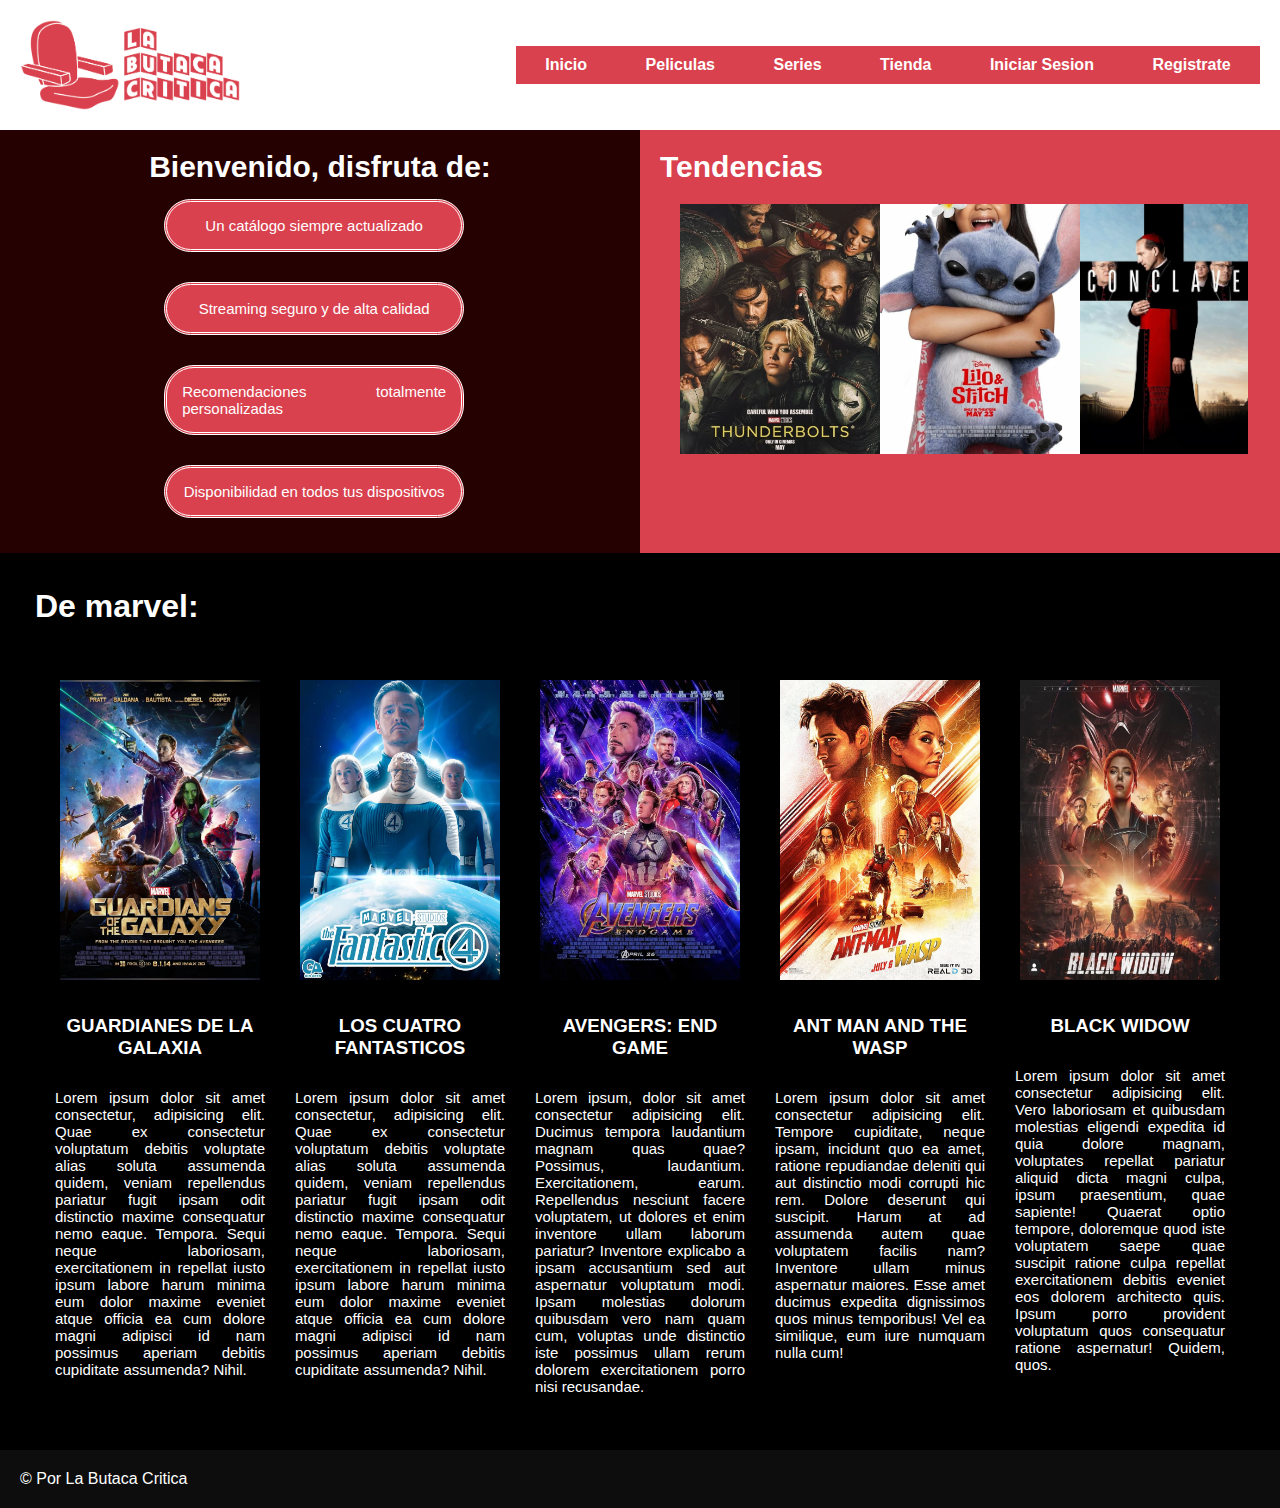
<file: index.html>
<!DOCTYPE html>
<html lang="en">
<head>
    <meta charset="UTF-8">
    <meta name="viewport" content="width=device-width, initial-scale=1.0">
    <title>La Butaca Crítica</title>
    <link rel="stylesheet" href="INICIO.css">  <link rel="icon" href="logo icon.png">

</head>
<body>
    <main>
        <header>
            <section id="logo">
                <img src="INICIO/LOGOO.png" alt="">
                <a href="#"></a>
            </section>
            <nav id="menu1">
                <a href="index.html">Inicio</a>
                <a href="PELICULAS.html">Peliculas</a>
                <a href="SERIES.html">Series</a>
                <a href="TIENDA.html">Tienda</a> 
                <a href="INICIAR SESION.html">Iniciar Sesion</a>
                <a href="REGISTRO.html">Registrate</a>
            </nav>
        </header>
        <article id="bienvenida">
             <h1 class="cc">Bienvenido, disfruta de:</h1>
             <div class="beneficios1">
                <p>Un catálogo siempre actualizado</p>
             </div>
             <div class="beneficios1">
                <p>Streaming seguro y de alta calidad</p>
             </div>
             <div class="beneficios1">
                <p>Recomendaciones totalmente personalizadas</p>
             </div>
             <div class="beneficios1">
                <p>Disponibilidad en todos tus dispositivos</p>
             </div>
        </article id="tent">
        <div class="aside">
            <h1 class="bb">Tendencias</h1>
            <div class="tendencias">
                <img class= "aa" src="INICIO/PELICULAS/TENDENCIA.jpg" alt="">
                <img class= "aa" src="INICIO/PELICULAS/TENDENCIA 2.jpg" alt="">
                <img class= "aa" src="INICIO/PELICULAS/TENDENCIA 3.jpg" alt="">
            </div>
        </div>
        <div class="peliculas">
            <h1 class="marvel">De marvel:</h1>
                <div id="ee">
                    <section id="peli">
                        <img class="dd" src="INICIO/MENU MARVEL/PELICULA 1.jpg" alt="">
                            <h3>
                                GUARDIANES DE LA GALAXIA
                            </h3>
                        <p>
                            Lorem ipsum dolor sit amet consectetur, adipisicing elit. Quae ex consectetur voluptatum debitis voluptate alias soluta assumenda quidem, veniam repellendus pariatur fugit ipsam odit distinctio maxime consequatur nemo eaque. Tempora.        Sequi neque laboriosam, exercitationem in repellat iusto ipsum labore harum minima eum dolor maxime eveniet atque officia ea cum dolore magni adipisci id nam possimus aperiam debitis cupiditate assumenda? Nihil.
                        </p>
                    </section>
                    <section id="peli">
                        <img class="dd" src="INICIO/MENU MARVEL/PELICULA 2.jpg" alt="">
                        <h3>
                            LOS CUATRO FANTASTICOS
                        </h3>
                        <p>
                            Lorem ipsum dolor sit amet consectetur, adipisicing elit. Quae ex consectetur voluptatum debitis voluptate alias soluta assumenda quidem, veniam repellendus pariatur fugit ipsam odit distinctio maxime consequatur nemo eaque. Tempora.
                            Sequi neque laboriosam, exercitationem in repellat iusto ipsum labore harum minima eum dolor maxime eveniet atque officia ea cum dolore magni adipisci id nam possimus aperiam debitis cupiditate assumenda? Nihil.
                        </p>
                    </section>
                    <section id="peli">
                        <img class="dd" src="INICIO/MENU MARVEL/PELICULA 3.jpg" alt="">
                        <h3>
                            AVENGERS: END GAME
                        </h3>
                        <p>
                            Lorem ipsum, dolor sit amet consectetur adipisicing elit. Ducimus tempora laudantium magnam quas quae? Possimus, laudantium. Exercitationem, earum. Repellendus nesciunt facere voluptatem, ut dolores et enim inventore ullam laborum pariatur?
                            Inventore explicabo a ipsam accusantium sed aut aspernatur voluptatum modi. Ipsam molestias dolorum quibusdam vero nam quam cum, voluptas unde distinctio iste possimus ullam rerum dolorem exercitationem porro nisi recusandae.
                        </p>
                    </section>
                    <section id="peli">
                        <img class="dd" src="INICIO/MENU MARVEL/PELUCULA 4.jpg" alt="">
                        <h3>
                            ANT MAN AND THE WASP
                        </h3>
                        <p>
                            Lorem ipsum dolor sit amet consectetur adipisicing elit. Tempore cupiditate, neque ipsam, incidunt quo ea amet, ratione repudiandae deleniti qui aut distinctio modi corrupti hic rem. Dolore deserunt qui suscipit.
                            Harum at ad assumenda autem quae voluptatem facilis nam? Inventore ullam minus aspernatur maiores. Esse amet ducimus expedita dignissimos quos minus temporibus! Vel ea similique, eum iure numquam nulla cum!
                        </p>
                    </section>
                    <section id="peli">
                        <img class="dd" src="INICIO/MENU MARVEL/PELICULA 5.jpg" alt="">
                        <h3>
                            BLACK WIDOW
                        </h3>
                        <p>
                            Lorem ipsum dolor sit amet consectetur adipisicing elit. Vero laboriosam et quibusdam molestias eligendi expedita id quia dolore magnam, voluptates repellat pariatur aliquid dicta magni culpa, ipsum praesentium, quae sapiente!
                            Quaerat optio tempore, doloremque quod iste voluptatem saepe quae suscipit ratione culpa repellat exercitationem debitis eveniet eos dolorem architecto quis. Ipsum porro provident voluptatum quos consequatur ratione aspernatur! Quidem, quos.
                        </p>
                    </section>
                </div>
        </div>
    </main>
    <div id="pie">
            <p>
                &copy; Por La Butaca Critica
            </p>
        </div>
</body>
</html>
</file>
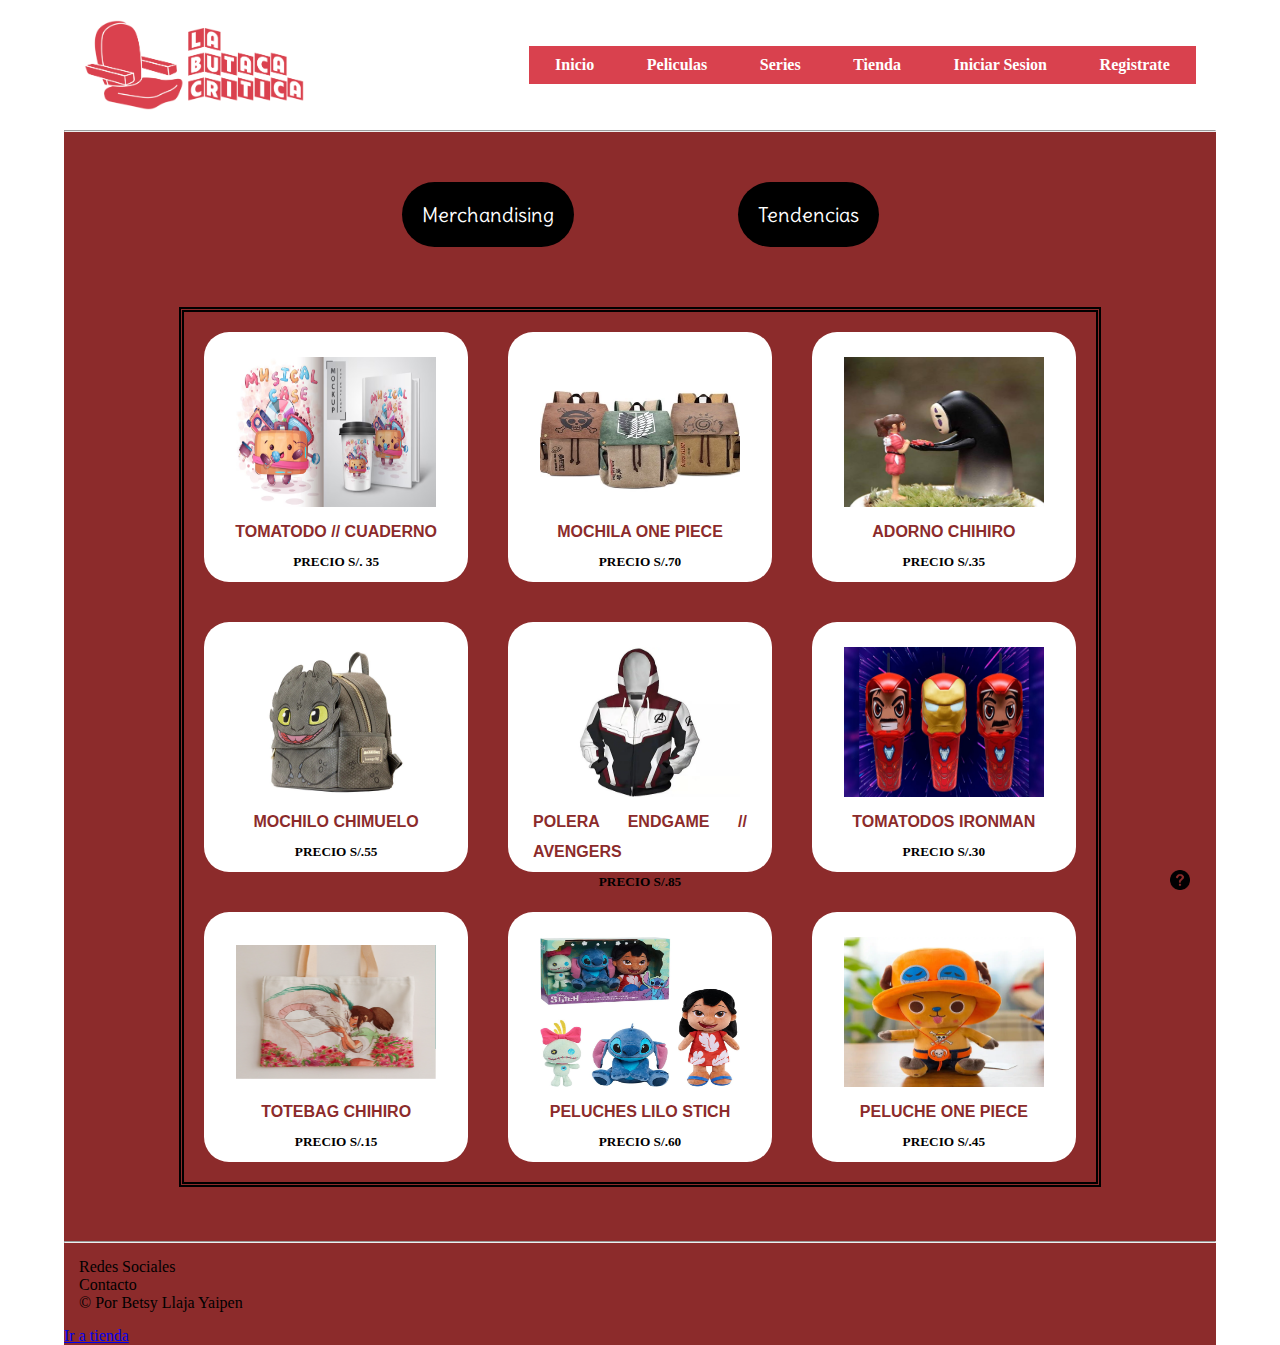
<file: TIENDA/2_merchandaising/index.html>
<!DOCTYPE html>
<html lang="es">
<head>
    <meta charset="UTF-8">
    <meta name="viewport" content="width=device-width, initial-scale=1.0">
    <title>La Butaca Crítica</title>
    <link rel="stylesheet" href="style.css">
    <link rel="icon" href="iconos/cine.png">
</head>
<body>
    <div id="principal">
        <header>
        <section id="logo">
            <img src="imagenes/LOGO.png" alt="">
            <a href="#"></a>
        </section>
        <nav id="menu1">
            <a href="../../index.html">Inicio</a>
            <a href="../../PELICULAS.html">Peliculas</a>
            <a href="../../SERIES.html">Series</a>
            <a href="../../TIENDA.html">Tienda</a> 
            <a href="../../INICIAR SESION.html">Iniciar Sesion</a>
            <a href="../../REGISTRO.html">Registrate</a>
        </nav>
        </header>
        <hr>
        <div id="contenido">
            <div id="tienda">
                <ul>
                    <li><a href="index.html">Merchandising</a></li>
                    <li><a href="../3_tendencias/index.html">Tendencias</a></li>
                </ul>
            </div>
            <div id="productos">
                <div class="producto">
                    <img src="imagenes/img1.avif" alt="">
                    <h4> TOMATODO // CUADERNO</h4>
                    <h5>PRECIO      S/. 35</h5>
                </div>
            
                <div class="producto">
                    <img src="imagenes/onepiece.webp" alt="">
                    <h4> MOCHILA ONE PIECE</h4>
                    <h5>PRECIO     S/.70</h5>
                        
                </div>
        
                <div class="producto">
                    <img src="imagenes/chihiro.jpg" alt="">
                    <h4> <a href="https://www.joom.com/es/products/5d1b519f36b54d0101dd13fb?srsltid=AfmBOoqaZSJmyeTss3ziGFip-lLiI1vvbwIO1AygZpVmGkA8MD8WZg09&variant_id=5d1b519f36b54d0401dd13fd" target="_blank">ADORNO CHIHIRO</a></h4>
                    <h5>PRECIO  S/.35</h5>
                </div>
                    
                <div class="producto">
                    <img src="imagenes/chimuelo.webp" alt="">
                    <h4> <a href=""></a>MOCHILO CHIMUELO</h4>
                    <h5>PRECIO  S/.55</h5>
                </div>
                <div class="producto">
                    <img src="imagenes/endgame.webp" alt="">
                    <h4> POLERA ENDGAME // AVENGERS</h4>
                    <h5>PRECIO  S/.85</h5>
                </div>
                <div class="producto">
                    <img src="imagenes/ironman.jpg" alt="">
                    <h4> TOMATODOS IRONMAN </h4>
                    <h5>PRECIO    S/.30</h5>
                </div>
                <div class="producto">
                    <img src="imagenes/totebag.jpg" alt="">
                    <h4> <a href="https://www.etsy.com/mx/listing/1807257944/sin-rostro-anime-kawaii-studio-ghibli-el?ls=s&ga_order=most_relevant&ga_search_type=all&ga_view_type=gallery&ga_search_query=tote+bag+chihiro&ref=sr_gallery-1-2&pro=1&frs=1&content_source=fd265562-2627-4b0c-af32-e15e245167cf%253A5af39f4f302750a46e143813b0cfb268c42aa289&organic_search_click=1&logging_key=fd265562-2627-4b0c-af32-e15e245167cf%3A5af39f4f302750a46e143813b0cfb268c42aa289" target="_blank">TOTEBAG CHIHIRO</a></h4>
                    <h5>PRECIO   S/.15</h5>
                </div>
                <div class="producto">
                    <img src="imagenes/lilostich.jpg" alt="">
                   <h4> PELUCHES LILO STICH</h4>
                    <h5>PRECIO  S/.60</h5>
                </div>
                <div class="producto">
                    <img src="imagenes/one piece.webp" alt="" >
                    <h4> <a href="https://www.ubuy.pe/sp/product/15B5LPL9Y-qt19-one-piece-plush-toy-anime-figure-luffy-tony-chopper-sanji-plushie-9-75-11-7-17-55?srsltid=AfmBOoqXxK2Rx_MMbjQsl6T_FRQIAp3zy09X_uPyGwNb4BWsEy1Sm-tq" target="_blank">PELUCHE ONE PIECE</a> </h4>
                    <h5>PRECIO S/.45 </h5>
                                            
                </div>
            </div>
        </div> 

        <br><br><br>
        <hr>
        <div id="pie">
                <p>Redes Sociales</p>
                <p>Contacto</p>
                <p> &copy; Por Betsy Llaja Yaipen</p>

            <div id="ayuda">
                <img src="imagenes/ayuda.png" alt="">
            </div>
        </div>  
        <a href="../../TIENDA.html">Ir a tienda</a>
    </div>
    

</body>

</html>
</file>
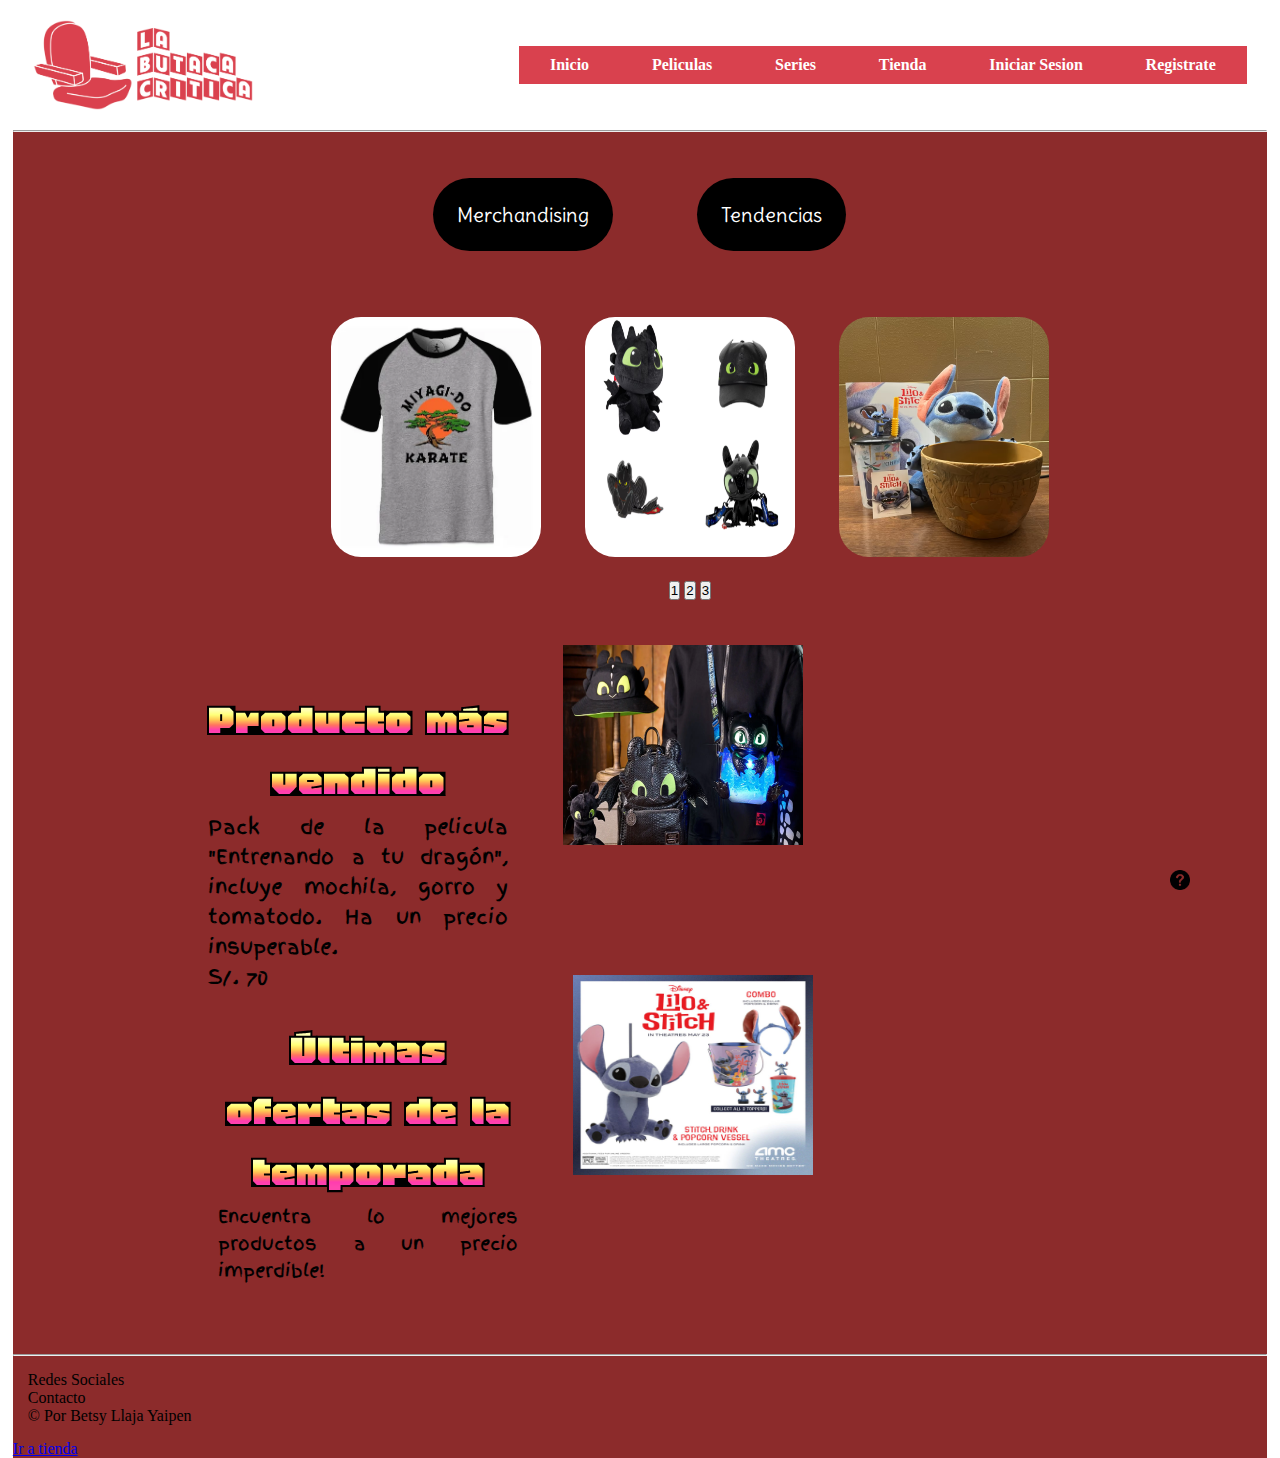
<file: TIENDA/3_tendencias/index.html>
<!DOCTYPE html>
<html lang="es">
<head>
    <meta charset="UTF-8">
    <meta name="viewport" content="width=device-width, initial-scale=1.0">
    <title>La Butaca Crítica</title>
    <link rel="stylesheet" href="style.css">
    <link rel="icon" href="iconos/cine.png">
</head>
<body>
    <div id="principal">
         <header>
            <section id="logo">
                <img src="imagenes/LOGO.png" alt="">
                <a href="#"></a>
            </section>
            <nav id="menu1">
                <a href="../../index.html">Inicio</a>
                <a href="../../PELICULAS.html">Peliculas</a>
                <a href="../../SERIES.html">Series</a>
                <a href="../../TIENDA.html">Tienda</a> 
                <a href="../../INICIAR SESION.html">Iniciar Sesion</a>
                <a href="../../REGISTRO.html">Registrate</a>
            </nav>
         </header>
         <hr>      
         <div id="contenido">
            <div id="tienda">
                <ul>
                    <li><a href="../2_merchandaising/index.html">Merchandising</a></li>
                    <li><a href="index.html">Tendencias</a></li>
                </ul>
            </div>
            <div id="tendencias">
                <img src="imagenes/merch4.webp" alt="">
                <img src="imagenes/chimuelo.png" alt="">
                <img src="imagenes/stich.avif" alt="">
                <div class="boton">
                <button>1</button>
                <button>2</button>
                <button>3</button>
                </div>
            
            </div>
            <div id="popular">
                <div class="hijo">
                    <h2>Producto más vendido</h2>
                    <p>Pack de la pelicula "Entrenando a tu dragón", incluye mochila, gorro y tomatodo.
                        Ha un precio insuperable.
                        <br>
                        S/. 70 
                    </p>
                </div>
                <div class="hijo2">
                    <img src="imagenes/pack chimuelo.webp" alt="">
                </div>
                    
            </div>
            <div id="ofertas">
                <div class="hijo">
                    <h2>Últimas ofertas de la temporada </h2>                
                    <p>Encuentra lo mejores productos a un precio imperdible!</p>
                </div>
                <div class="hijo2">
                    <img src="imagenes/stich.jpg" alt="">
                </div>
                        
            </div>
            <br><br><br>
         </div>
        <hr>
        <div id="pie">
                <p>Redes Sociales</p>
                <p>Contacto</p>
                <p> &copy; Por Betsy Llaja Yaipen</p>
            
            <div id="ayuda">
                <img src="imagenes/ayuda.png" alt="">
            </div>
        </div>
        <a href="../../TIENDA.html">Ir a tienda</a>
    </div>    
  
</body>
</html>
</file>
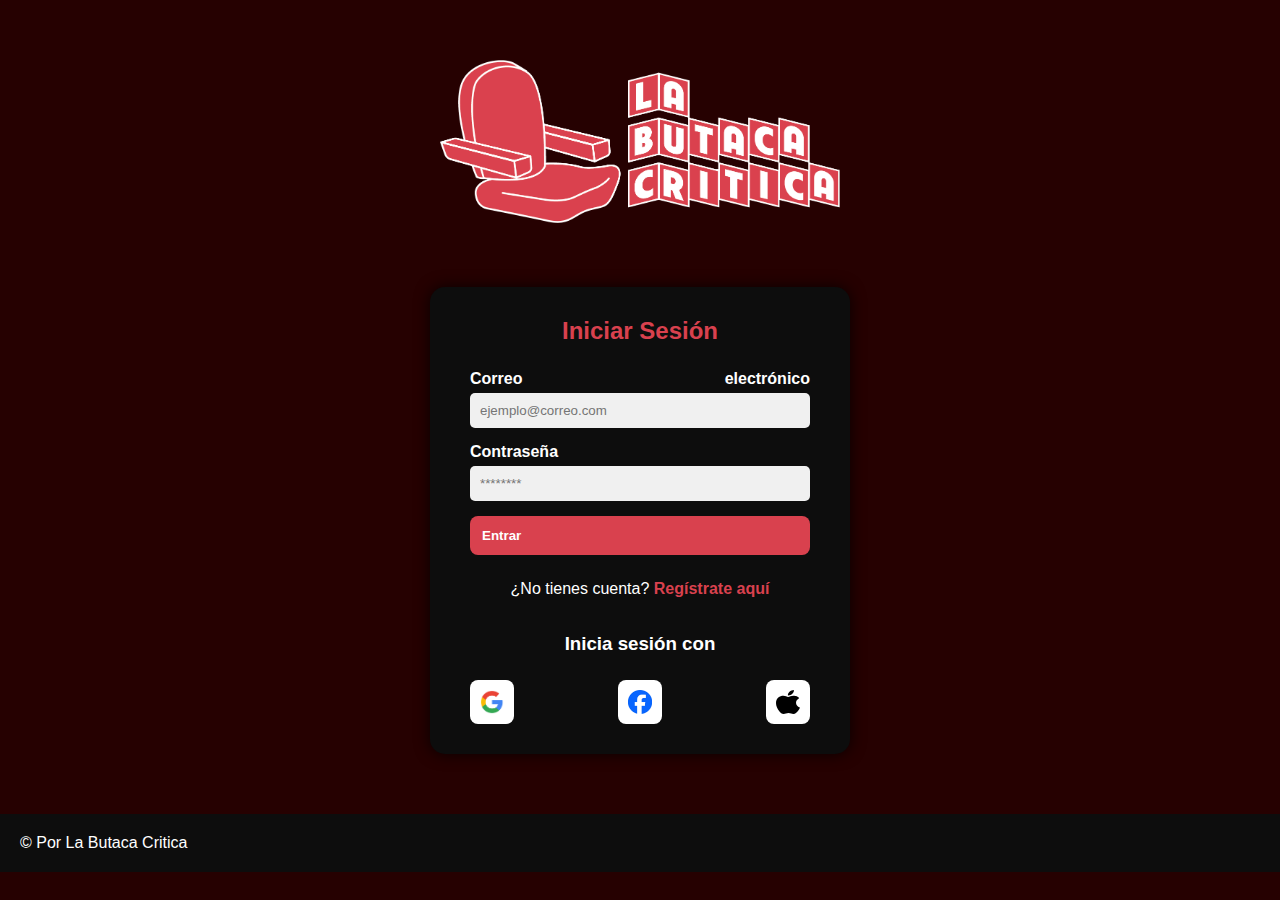
<file: INICIAR SESION.html>
<!DOCTYPE html>
<html lang="es">
<head>
  <meta charset="UTF-8">
  <meta name="viewport" content="width=device-width, initial-scale=1.0">
  <title>La Butaca Crítica</title>
  <link rel="stylesheet" href="INICIAR SESION.css">
  <link rel="icon" href="logo icon.png">
</head>
<body>
  <header class="menuu">
    <section>
      <img id="logo" src="INICIO/LOGOO.png" alt="Logo">
    </section>
  </header>

  <main class="login-container" id="loginn">
    <h2>Iniciar Sesión</h2>
    <form onsubmit="validarLogin(event)">
      <label for="email">Correo electrónico</label>
      <input type="email" id="email" name="email" required placeholder="ejemplo@correo.com">

      <label for="password">Contraseña</label>
      <input type="password" id="password" name="password" required placeholder="********">

      <button type="submit">Entrar</button>
    </form>

    <p>¿No tienes cuenta? <a href="REGISTRO.HTML">Regístrate aquí</a></p>

    <h3>Inicia sesión con</h3>
    <div class="social-login">
      <a href="https://accounts.google.com/signup" target="_blank" title="Iniciar con Google">
        <button class="google">
          <img src="INICIAR SESIÓN/IMAGENES/google_logo.png" alt="Google">
        </button>
      </a>
      <a href="https://www.facebook.com/login/" target="_blank" title="Iniciar con Facebook">
        <button class="facebook">
          <img src="INICIAR SESIÓN/IMAGENES/facebook_logo.jpg" alt="Facebook">
        </button>
      </a>
      <a href="https://www.icloud.com/" target="_blank" title="Iniciar con Apple">
        <button class="apple">
          <img src="INICIAR SESIÓN/IMAGENES/logo_apple.svg" alt="Apple">
        </button>
      </a>
    </div>
  </main>

  <script>
    function validarLogin(event) {
      event.preventDefault();

      const email = document.getElementById('email').value.trim();
      const password = document.getElementById('password').value.trim();

      if (!email || !password) {
        alert("Por favor, completa todos los campos.");
        return;
      }

      const regexEmail = /^[^@\s]+@[^@\s]+\.[^@\s]+$/;
      if (!regexEmail.test(email)) {
        alert("Ingresa un correo válido.");
        return;
      }
      if (password.length < 6) {
        alert("La contraseña debe tener al menos 6 caracteres.");
        return;
      }
      console.log("Inicio de sesión exitoso para:", email);
      // Mostrar un mensaje de éxito
      alert("Inicio de sesión exitoso (simulado).");
      window.location.href ="INICIO.HTML";

    }
  </script>
  <div id="pie">
            <p>
                &copy; Por La Butaca Critica
            </p>
        </div>
</body>
</html>
</file>
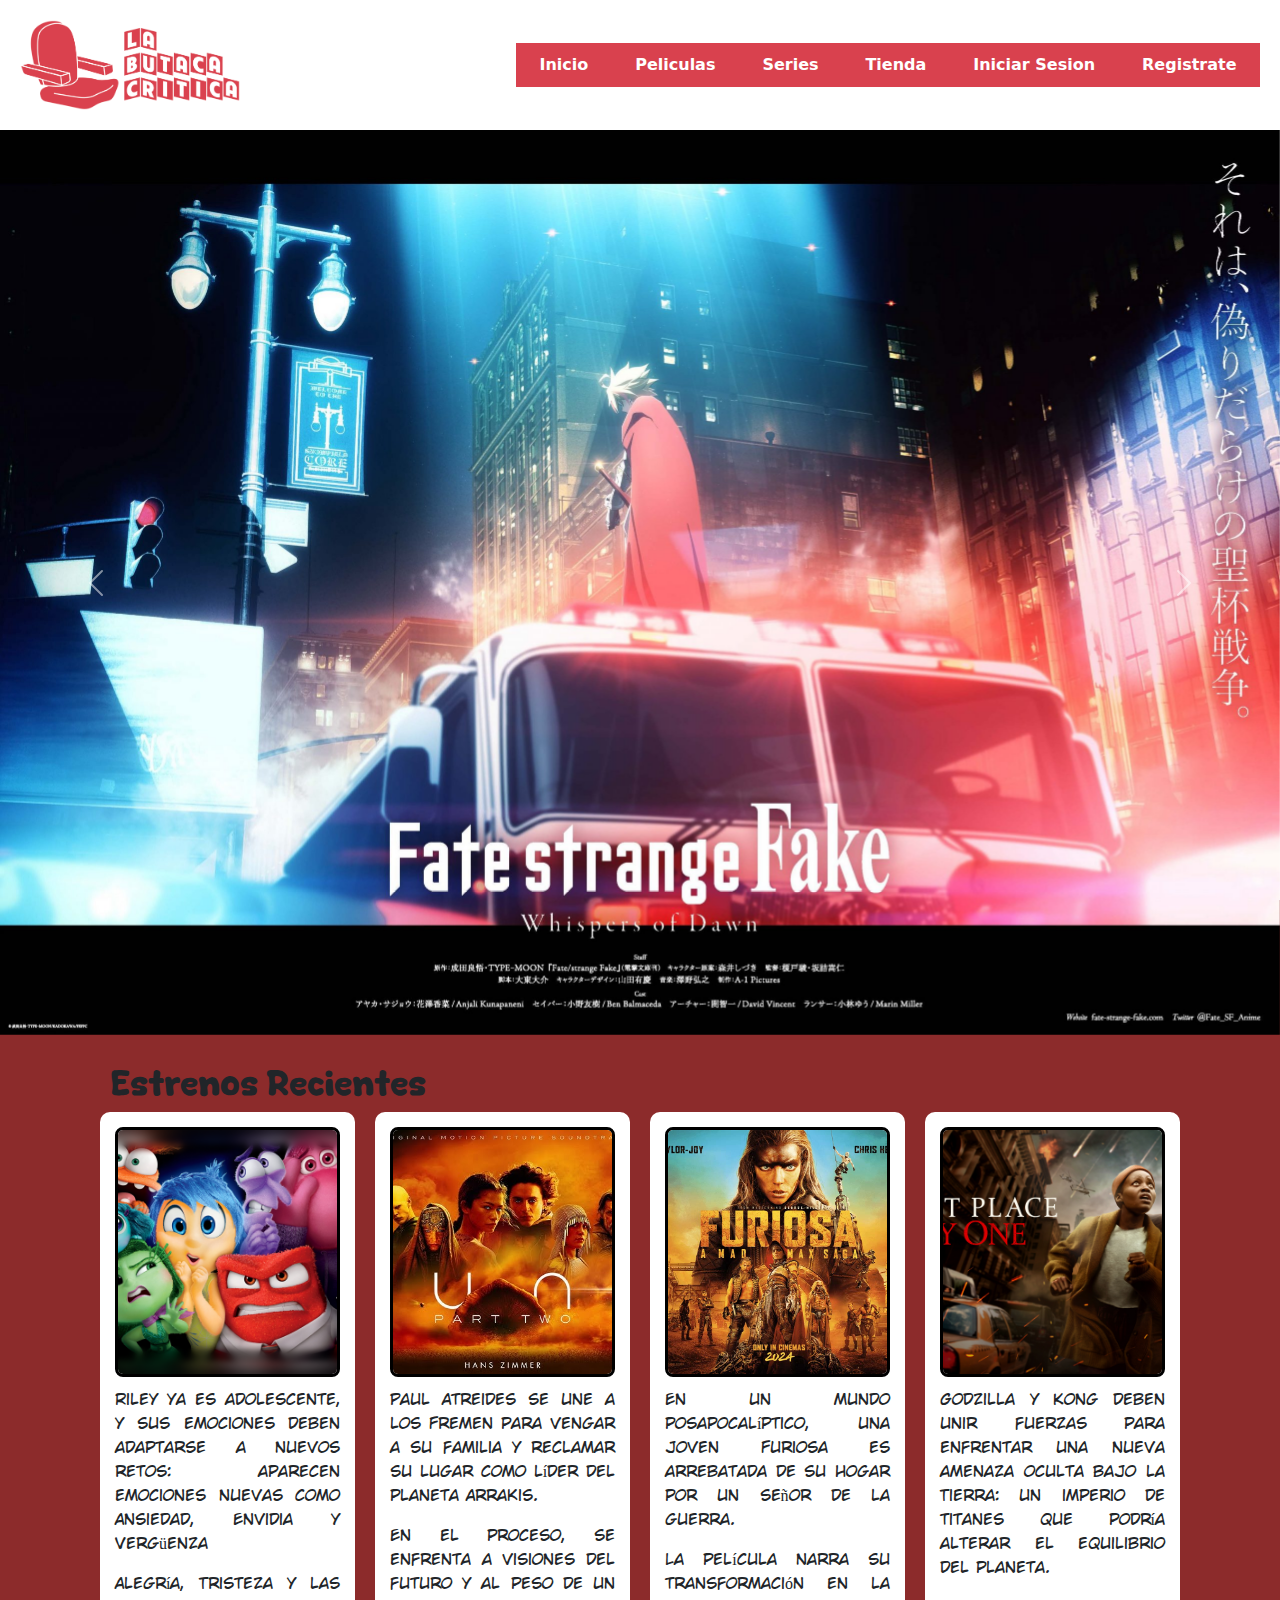
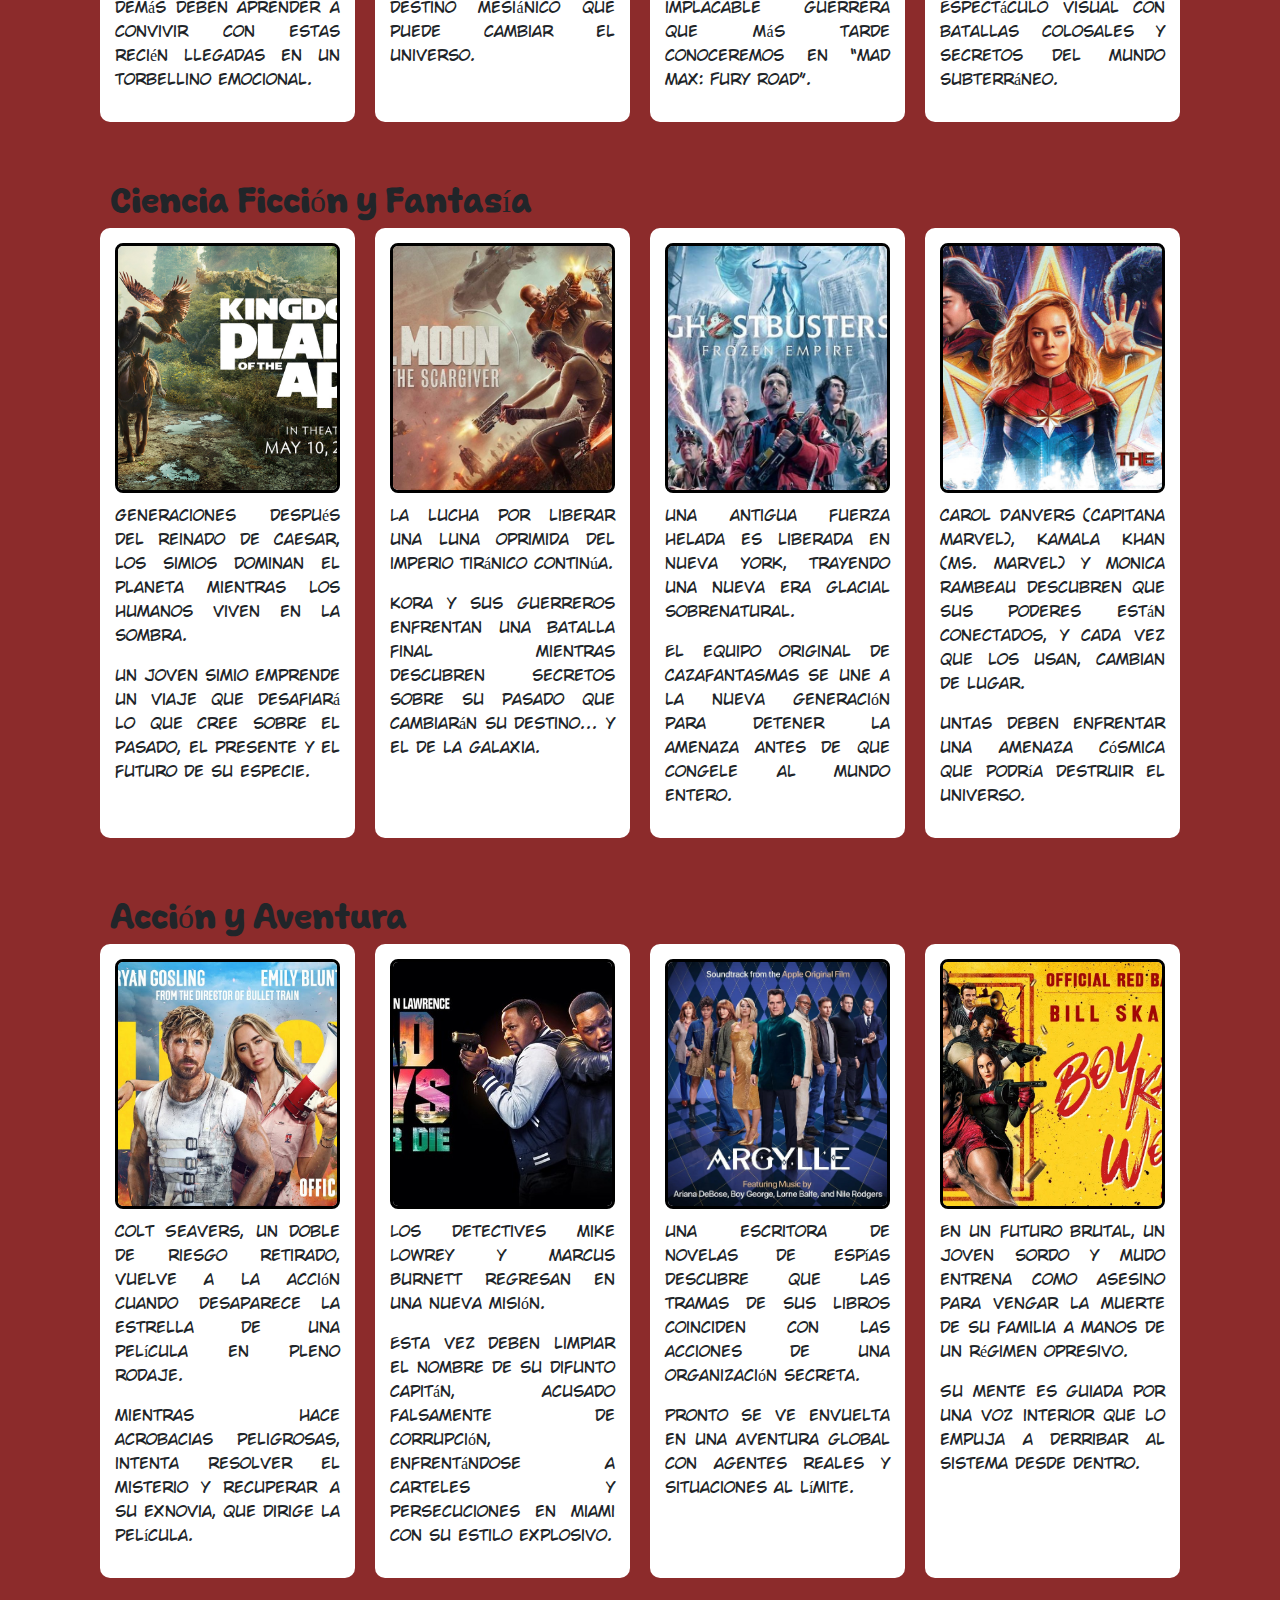
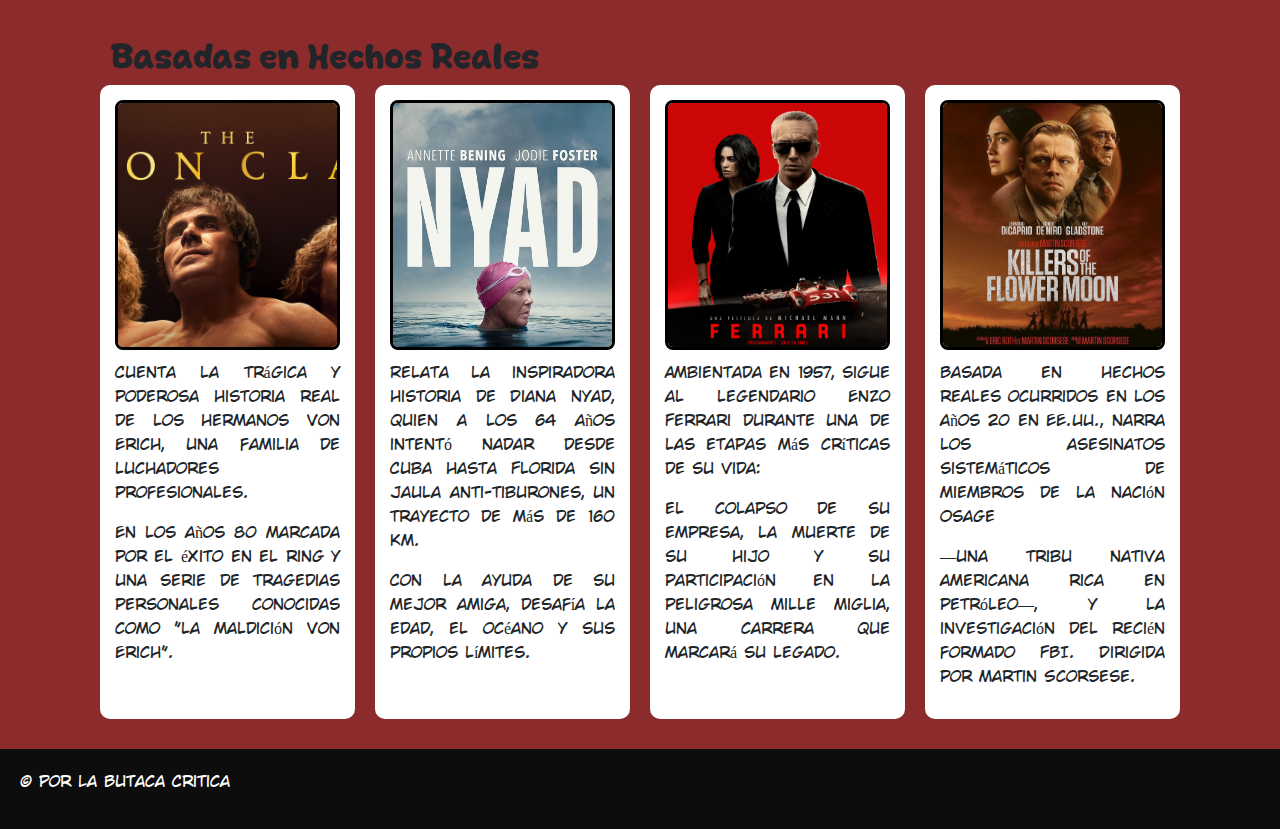
<file: PELICULAS.html>
<!DOCTYPE html>
<html lang="en">
<head>
    <meta charset="UTF-8">
    <meta name="viewport" content="width=device-width, initial-scale=1.0">
    <title>La Butaca Crítica</title>
    <link rel="stylesheet" href="PELICULAS.css">
    <link rel="stylesheet" href="https://cdn.jsdelivr.net/npm/bootstrap@5.3.7/dist/css/bootstrap.min.css">
      <link rel="icon" href="logo icon.png">
    <script src="https://cdn.jsdelivr.net/npm/bootstrap@5.3.7/dist/js/bootstrap.bundle.min.js"></script>
</head>
<body>
    <header>
        <section id="logo">
            <img src="INICIO/LOGOO.png" alt="">
            <a href="#"></a>
        </section>
        <nav id="menu1">
                <a href="index.html">Inicio</a>
                <a href="PELICULAS.html">Peliculas</a>
                <a href="SERIES.html">Series</a>
                <a href="TIENDA.html">Tienda</a> 
                <a href="INICIAR SESION.html">Iniciar Sesion</a>
                <a href="REGISTRO.html">Registrate</a>
            </nav>
    </header>
 <div id="carouselExampleAutoplaying" class="carousel slide" data-bs-ride="carousel">
        <div class="carousel-inner">
          <div class="carousel-item active">
            <img src="PELICULAS/Imagenes carrusel/Fate.jpg" class="d-block w-100" alt="...">
          </div>
          <div class="carousel-item">
            <img src="PELICULAS/Imagenes carrusel/Vampiro banner.png" class="d-block w-100" alt="...">
          </div>
          <div class="carousel-item">
            <img src="PELICULAS/Imagenes carrusel/Umamusume-Pretty-Derby-–-Party-Dash.jpg" class="d-block w-100" alt="...">
          </div>
        </div>
        <button class="carousel-control-prev" type="button" data-bs-target="#carouselExampleAutoplaying" data-bs-slide="prev">
          <span class="carousel-control-prev-icon" aria-hidden="true"></span>
          <span class="visually-hidden">Previous</span>
        </button>
        <button class="carousel-control-next" type="button" data-bs-target="#carouselExampleAutoplaying" data-bs-slide="next">
          <span class="carousel-control-next-icon" aria-hidden="true"></span>
          <span class="visually-hidden">Next</span>
        </button>
      </div>
    <section class="categoria" id="estrenos recientes">
        <section class="contenido">
            <h2>Estrenos Recientes</h2>
            <div class="fila">
                <div class="columna">
                    <img src="PELICULAS/Estrenos Recientes/Inside-Out-2-Colors.png" alt="" class="fotopeli">
                    <p>
                        Riley ya es adolescente, y sus emociones deben adaptarse a nuevos retos: aparecen emociones nuevas como Ansiedad, Envidia y Vergüenza                    </p>
                    <p>
                         Alegría, Tristeza y las demás deben aprender a convivir con estas recién llegadas en un torbellino emocional.                    </p>
                </div>
                                <div class="columna">
                    <img src="PELICULAS/Estrenos Recientes/Dune.jpg" alt="" class="fotopeli">
                    <p>
                        Paul Atreides se une a los Fremen para vengar a su familia y reclamar su lugar como líder del planeta Arrakis.                    </p>
                    <p>
                        En el proceso, se enfrenta a visiones del futuro y al peso de un destino mesiánico que puede cambiar el universo.                    </p>
                </div>
                                <div class="columna">
                    <img src="PELICULAS/Estrenos Recientes/Furiosa.jpg" alt="" class="fotopeli">
                    <p>
                        En un mundo posapocalíptico, una joven Furiosa es arrebatada de su hogar por un señor de la guerra.                    </p>
                    <p>
                        La película narra su transformación en la implacable guerrera que más tarde conoceremos en “Mad Max: Fury Road”.                    </p>
                </div>
                                <div class="columna">
                    <img src="PELICULAS/Estrenos Recientes/Quiet place.jpg" alt="" class="fotopeli">
                    <p>
                        Godzilla y Kong deben unir fuerzas para enfrentar una nueva amenaza oculta bajo la Tierra: un imperio de titanes que podría alterar el equilibrio del planeta.                    </p>
                    <p>
                        Espectáculo visual con batallas colosales y secretos del mundo subterráneo.                    </p>
                </div>

            </div>
        </section>
    </section>
    <section class="categoria" id="ciencia ficcion y fantasia">
        <section class="contenido">
            <h2>Ciencia Ficción y Fantasía</h2>
            <div class="fila">
                                <div class="columna">
                    <img src="PELICULAS/Ciencia ficcion y fantasia/kingdom-of-the-planet-of-the-apes-banner-2.jpg" alt="" class="fotopeli">
                    <p>
Generaciones después del reinado de Caesar, los simios dominan el planeta mientras los humanos viven en la sombra.                    </p>
                    <p>
Un joven simio emprende un viaje que desafiará lo que cree sobre el pasado, el presente y el futuro de su especie.                    </p>
                </div>
                                <div class="columna">
                    <img src="PELICULAS/Ciencia ficcion y fantasia/Rebel moon.jpg" alt="" class="fotopeli">
                    <p>
La lucha por liberar una luna oprimida del imperio tiránico continúa.                    </p>
                    <p>
Kora y sus guerreros enfrentan una batalla final mientras descubren secretos sobre su pasado que cambiarán su destino... y el de la galaxia.                    </p>
                </div>
                                <div class="columna">
                    <img src="PELICULAS/Ciencia ficcion y fantasia/ghostbusters-frozen-empire.696x1275.jpg" alt="" class="fotopeli">
                    <p>
Una antigua fuerza helada es liberada en Nueva York, trayendo una nueva era glacial sobrenatural.                    </p>
                    <p>
El equipo original de Cazafantasmas se une a la nueva generación para detener la amenaza antes de que congele al mundo entero.                    </p>
                </div>
                                <div class="columna">
                    <img src="PELICULAS/Ciencia ficcion y fantasia/Estreno-THE-MARVELS-min.jpg" alt="" class="fotopeli">
                    <p>
Carol Danvers (Capitana Marvel), Kamala Khan (Ms. Marvel) y Monica Rambeau descubren que sus poderes están conectados, y cada vez que los usan, cambian de lugar.                    </p>
                    <p>
untas deben enfrentar una amenaza cósmica que podría destruir el universo.                    </p>
                </div>
            </div>
        </section>
    </section>
    <section class="categoria" id="accion y aventura">
        <section class="contenido">
            <h2>Acción y Aventura</h2>
            <div class="fila">
                                <div class="columna">
                    <img src="PELICULAS/Accion y aventura/Fall guy.jpg" alt="" class="fotopeli">
                    <p>
Colt Seavers, un doble de riesgo retirado, vuelve a la acción cuando desaparece la estrella de una película en pleno rodaje.                    </p>
                    <p>
Mientras hace acrobacias peligrosas, intenta resolver el misterio y recuperar a su exnovia, que dirige la película.                    </p>
                </div>
                                <div class="columna">
                    <img src="PELICULAS/Accion y aventura/Bad boys.jpg" alt="" class="fotopeli">
                    <p>
Los detectives Mike Lowrey y Marcus Burnett regresan en una nueva misión.                    </p>
                    <p>
Esta vez deben limpiar el nombre de su difunto capitán, acusado falsamente de corrupción, enfrentándose a carteles y persecuciones en Miami con su estilo explosivo.                    </p>
                </div>
                                <div class="columna">
                    <img src="PELICULAS/Accion y aventura/Argylle-262546915-large.jpg" alt="" class="fotopeli">
                    <p>
Una escritora de novelas de espías descubre que las tramas de sus libros coinciden con las acciones de una organización secreta.                    </p>
                    <p>
Pronto se ve envuelta en una aventura global con agentes reales y situaciones al límite.                    </p>
                </div>
                                <div class="columna">
                    <img src="PELICULAS/Accion y aventura/Boys kills.jpg" alt="" class="fotopeli">
                    <p>
En un futuro brutal, un joven sordo y mudo entrena como asesino para vengar la muerte de su familia a manos de un régimen opresivo.                    </p>
                    <p>
Su mente es guiada por una voz interior que lo empuja a derribar al sistema desde dentro.                    </p>
                </div>
            </div>
        </section>
    </section>
    <section class="categoria" id="basadas en hechos reales"> 
        <section class="contenido">
            <h2>Basadas en Hechos Reales</h2>
            <div class="fila">
                                <div class="columna">
                    <img src="PELICULAS/Basados en hechos reales/Iron claw.jpg" alt="" class="fotopeli">
                    <p>
Cuenta la trágica y poderosa historia real de los hermanos Von Erich, una familia de luchadores profesionales.                    </p>
                    <p>
En los años 80 marcada por el éxito en el ring y una serie de tragedias personales conocidas como "la maldición Von Erich".                    </p>
                </div>
                                <div class="columna">
                    <img src="PELICULAS/Basados en hechos reales/Nyad.jpg" alt="" class="fotopeli">
                    <p>
Relata la inspiradora historia de Diana Nyad, quien a los 64 años intentó nadar desde Cuba hasta Florida sin jaula anti-tiburones, un trayecto de más de 160 km.                    </p>
                    <p>
Con la ayuda de su mejor amiga, desafía la edad, el océano y sus propios límites.                    </p>
                </div>
                                <div class="columna">
                    <img src="PELICULAS/Basados en hechos reales/Ferrari.png" alt="" class="fotopeli">
                    <p>
Ambientada en 1957, sigue al legendario Enzo Ferrari durante una de las etapas más críticas de su vida:                    </p>
                    <p>
el colapso de su empresa, la muerte de su hijo y su participación en la peligrosa Mille Miglia, una carrera que marcará su legado.                    </p>
                </div>
                                <div class="columna">
                    <img src="PELICULAS/Basados en hechos reales/Killer flower.jpeg" alt="" class="fotopeli">
                    <p>
Basada en hechos reales ocurridos en los años 20 en EE.UU., narra los asesinatos sistemáticos de miembros de la nación Osage                    </p>
                    <p>
—una tribu nativa americana rica en petróleo—, y la investigación del recién formado FBI. Dirigida por Martin Scorsese.                    </p> 
                </div>
            </div>
        </section>
    </section>
    <div id="pie">
            <p>
                &copy; Por La Butaca Critica
            </p>
        </div>
</body>
</html>
</file>
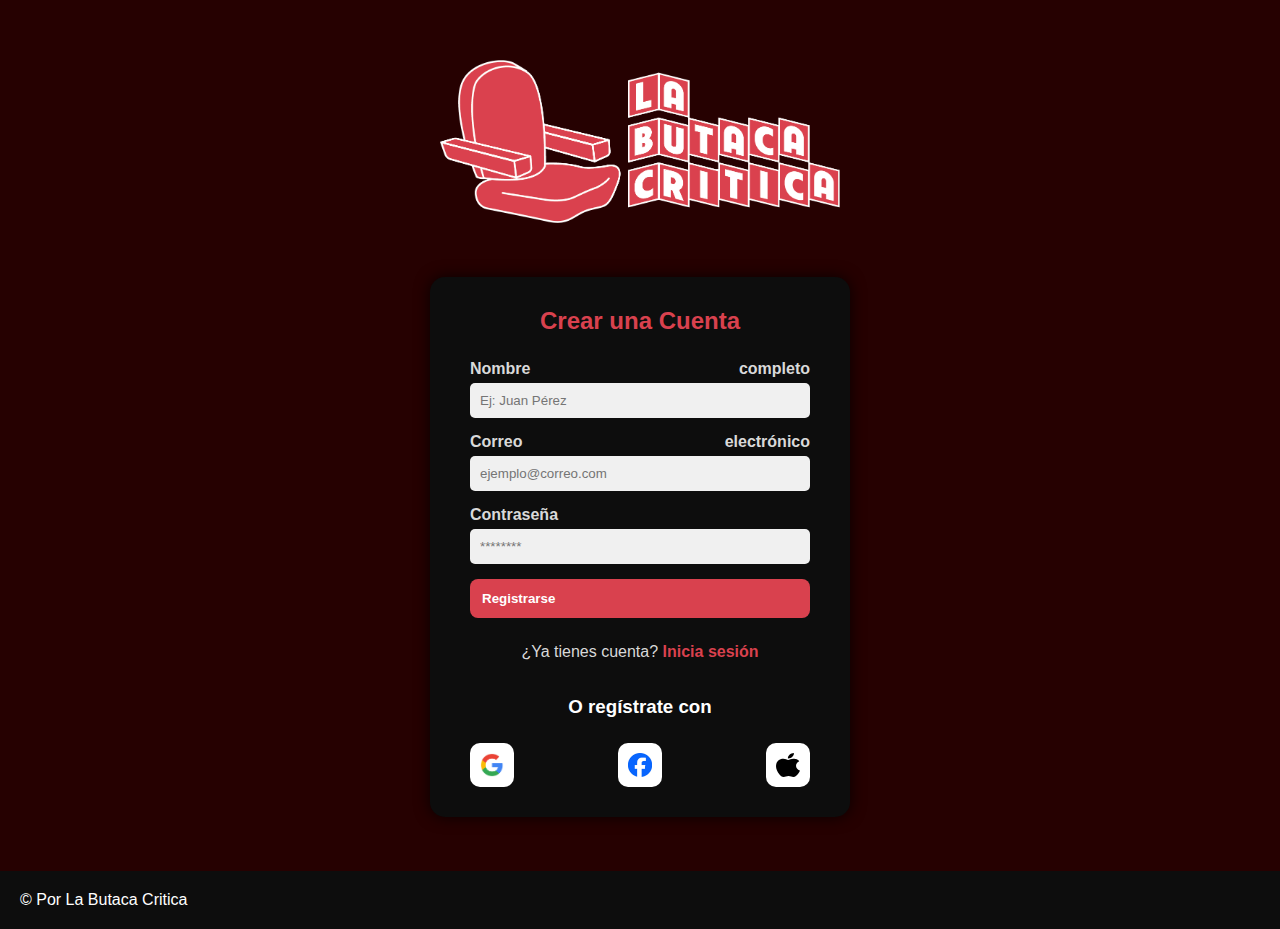
<file: REGISTRO.html>
<!DOCTYPE html>
<html lang="es">
<head>
  <meta charset="UTF-8" />
  <meta name="viewport" content="width=device-width, initial-scale=1.0"/>
  <title>La Butaca Crítica</title>
  <link rel="stylesheet" href="REGISTRO.css" />  <link rel="icon" href="logo icon.png">

</head>
<body>
  <header class="menuu">
    <section>
      <img id="logo" src="INICIO/LOGOO.png" alt="Logo" />
    </section>
  </header>

  <main class="registro-container" id="regitoo">
    <h2>Crear una Cuenta</h2>
    <form onsubmit="validarRegistro(event)">
      <label for="nombre">Nombre completo</label>
      <input type="text" id="nombre" name="nombre" required placeholder="Ej: Juan Pérez" />

      <label for="email">Correo electrónico</label>
      <input type="email" id="email" name="email" required placeholder="ejemplo@correo.com" />

      <label for="password">Contraseña</label>
      <input type="password" id="password" name="password" required placeholder="********" />

      <button type="submit">Registrarse</button>
    </form>

    <p>¿Ya tienes cuenta? <a href="INICIAR SESION.html">Inicia sesión</a></p>

    <h3>O regístrate con</h3>
    <div class="social-login">
      <a href="https://accounts.google.com/signup" target="_blank" title="Registrarse con Google">
        <button class="google">
          <img src="INICIAR SESIÓN/IMAGENES/google_logo.png" alt="Google">
        </button>
      </a>
      <a href="https://www.facebook.com/login/" target="_blank" title="Registrarse con Facebook">
        <button class="facebook">
          <img src="INICIAR SESIÓN/IMAGENES/facebook_logo.jpg" alt="Facebook">
        </button>
      </a>
      <a href="https://www.icloud.com/" target="_blank" title="Registrarse con Apple">
        <button class="apple">
          <img src="INICIAR SESIÓN/IMAGENES/logo_apple.svg" alt="Apple">
        </button>
      </a>
    </div>
  </main>

  <script>
    function validarRegistro(e) {
      e.preventDefault();

      const nombre = document.getElementById('nombre').value.trim();
      const email = document.getElementById('email').value.trim();
      const password = document.getElementById('password').value.trim();

      if (!nombre || !email || !password) {
        alert("Por favor, completa todos los campos.");
        return;
      }

      const regexEmail = /^[^\s@]+@[^\s@]+\.[^\s@]+$/;
      if (!regexEmail.test(email)) {
        alert("Ingresa un correo electrónico válido.");
        return;
      }

      if (password.length < 6) {
        alert("La contraseña debe tener al menos 6 caracteres.");
        return;
      }

      alert("Registro exitoso. ¡Bienvenido, " + nombre + "!");
      // Aquí podrías enviar los datos al servidor o continuar con el flujo
      console.log("Registro exitoso para:", nombre, email);
      window.location.href = "INICIAR SESION.html"; // Redirigir a la página de inicio
    }
  </script>
  <br><br><br>
  <div id="pie">
            <p>
                &copy; Por La Butaca Critica
            </p>
        </div>
</body>
</html>
</file>
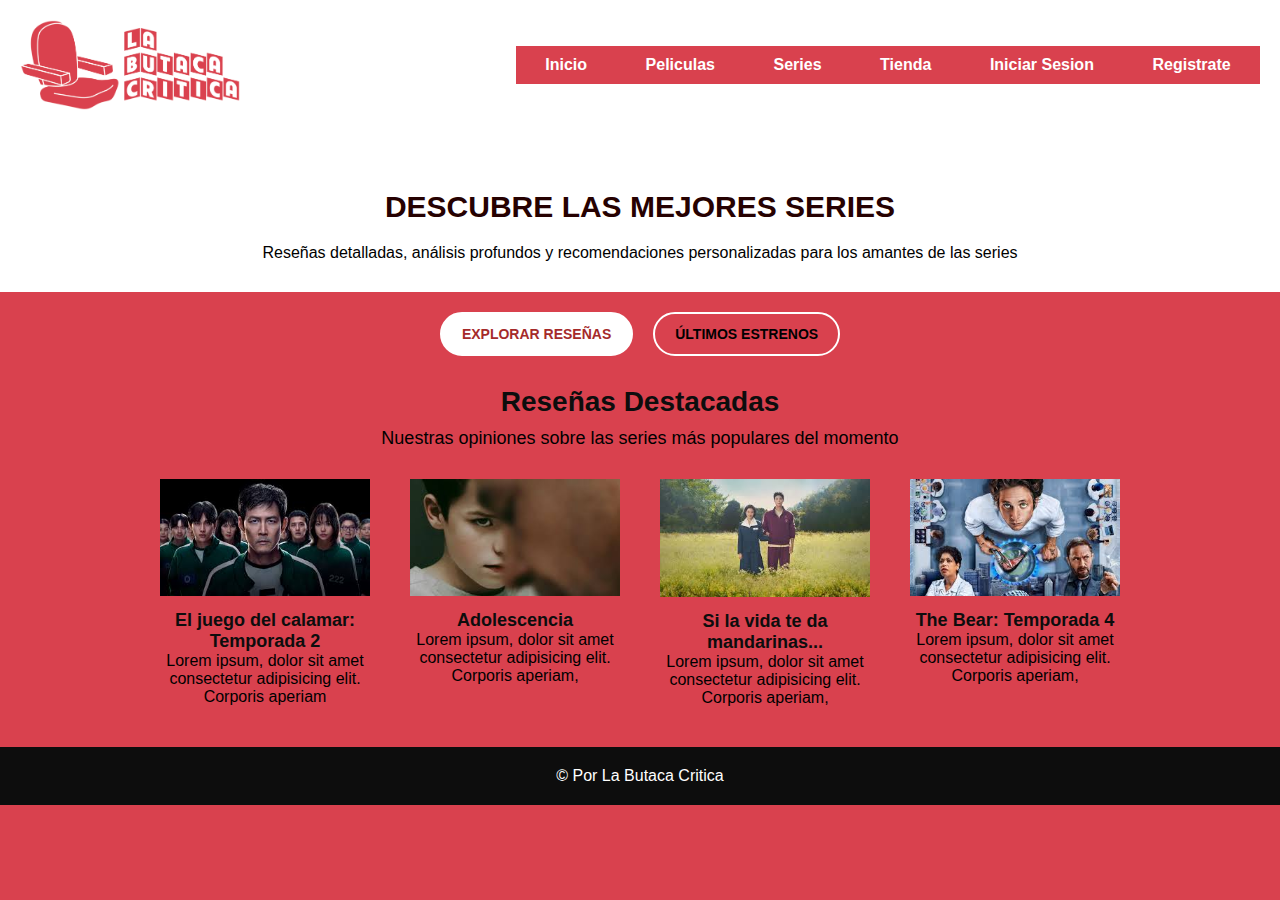
<file: SERIES.html>
<!DOCTYPE html>
<html lang="en">
<head>
    <meta charset="UTF-8">
    <meta name="viewport" content="width=device-width, initial-scale=1.0">
    <title>La Butaca Crítica</title>
    <link rel="stylesheet" href="SERIES.css">  <link rel="icon" href="logo icon.png">

</head>
<body>
    <header>
        <section id="logo">
            <img src="INICIO/LOGOO.png" alt="">
            <a href="#"></a>
        </section>
        <nav id="menu1">
                <a href="index.html">Inicio</a>
                <a href="PELICULAS.html">Peliculas</a>
                <a href="SERIES.html">Series</a>
                <a href="TIENDA.html">Tienda</a> 
                <a href="INICIAR SESION.html">Iniciar Sesion</a>
                <a href="REGISTRO.html">Registrate</a>
            </nav>
    </header>
    <section class="categoria" id="series">
        <section class="contenido">
            <h1>DESCUBRE LAS MEJORES SERIES</h1>
            <p>
             Reseñas detalladas, análisis profundos y recomendaciones personalizadas para los amantes de las series
            </p>
        </section>
    </section>
    <div class="botones">
        <a href="1_Explorar/index.html" class="btn btn-blanco">EXPLORAR RESEÑAS</a>
        <a href="2_Ultimas/index.html" class="btn btn-marron">ÚLTIMOS ESTRENOS</a>
    </div>    
      <section class="categoria" id="resenas">
       <section class="contenido">
            <h2>Reseñas Destacadas</h2>       <!--  div.fila>div*3.columna  -->
            <h3> Nuestras opiniones sobre las series más populares del momento </h3>
            <div class="fila">
                <div class="columna">
                    <img src="SERIES/SquidGame2.jpg" alt="" class="foto">
                    <h4>El juego del calamar: Temporada 2</h4>
                    <p>
                        Lorem ipsum, dolor sit amet consectetur adipisicing elit. Corporis aperiam
                    </p>
                </div>
                <div class="columna">
                    <img src="SERIES/images.jpg" alt="" class="foto">
                    <h4>Adolescencia </h4>
                    <p>
                        Lorem ipsum, dolor sit amet consectetur adipisicing elit. Corporis aperiam,
                    </p>
                </div>
                <div class="columna">
                    <img src="SERIES/Si la vida te da mandarinas.jpg" alt="" class="foto">
                    <h4>Si la vida te da mandarinas...</h4>
                    <p>
                        Lorem ipsum, dolor sit amet consectetur adipisicing elit. Corporis aperiam,
                    </p>
                </div>
                <div class="columna">
                    <img src="SERIES/ElOso4.jpg" alt="" class="foto">
                    <h4>The Bear: Temporada 4</h4>
                    <p>
                        Lorem ipsum, dolor sit amet consectetur adipisicing elit. Corporis aperiam,
                    </p>
                </div>
            </div>
       </section>
    </section>   
        <div id="pie">
            <p>
                &copy; Por La Butaca Critica
            </p>
        </div>
    </div>
</body>
</html>
</file>
<file: INICIO.css>
* {
    margin: 0;
    padding: 0;
    box-sizing: border-box;
    text-align: justify;
}

body {
    background-color: #260101;
    font-family: sans-serif;
}

main {
    width: 100%;
    margin: auto;
    background-color: white;
    /* flex padre */
    display: flex;
    flex-direction: row;
    flex-wrap: wrap;
}

header {
    width: 100%;
    background-color: white;
    padding: 20px ;
    /* flex padre */
    display: flex;
    flex-direction: row;
    flex-wrap: wrap;
    justify-content: space-between;
    align-items: center;
}

#logo img {
    width: 220px;
    vertical-align: middle;
    background-color: white;
}

#menu1 {
    width: 60%;
    /* flex padre*/
    display: flex;
    flex-direction: row;
    flex-wrap: wrap;
}

#menu1 a {
    text-decoration: none;
    font-weight: bold;
    color: white;
    background-color: #d9414e;
    padding: 10px;
    text-align: center;
    /* flex hijo */
    flex-grow: 1;
    flex-shrink: 1;
}

#menu1 a:hover, #menu2 a:hover, #menu3 a:hover {
    background-color: #260101;
    color: #d9d9d9;
}

article {
    background-color: white;
    justify-content: center;
    width: 50%;
    padding: 20px;
    display: flex;
    flex-direction: column;
    flex-wrap: wrap;
    flex-basis: 50%;
    flex-grow: 1;
    flex-shrink: 1;
}

#bienvenida {
    background-color: #260101;
    align-content: center;
    padding: 20px;
    font-size: 15px;
    padding-bottom: 20px;
    /* flex hijo */
    flex-grow: 1;
    flex-shrink: 1;
}

.beneficios1 {
    background: #d9414e;
    color: white;
    margin: 15px;
    display: flex;
    padding: 15px;
    border-radius: 30px;
    border-style: double;
    justify-content: center;
    text-align: center;
}

p {
    font-family: sans-serif;
}

.aside {
    display: flex;
    flex-direction: column;
    flex-wrap: wrap;
    flex-grow: 1x;
    flex-shrink: 1;
    flex-basis: 1;
    background-color: #d9414e;
}

div {
    background-color: #d9414e;
    padding: 20px;
    width: 50%;
    display: flex;
}

.aa {
    width: 200px;
    height: 250px;
    display: flex;
    justify-content: center;
    align-items: center;
}

.bb, .cc {
    color: white;
    font-size: 30px;
}

.peliculas {
    display: flex;
    flex-direction: column;
    flex-wrap: wrap;
    flex-grow: 1x;
    flex-shrink: 1;
    flex-basis: 1;
    background-color: black;
    width: 100%;
}

#peli {
    display: flex;
    flex-direction: column;
    color: white;
    background-color: black;
}

.dd {
    width: 200px;
    height: 300px;
    margin: 20px;
    display: flex;
}

.marvel {
    color: white;
    margin: 15px;
    display: flex;
}
 
#ee {
    display: flex;
    background-color: black;
}

h3 {
    margin: 15px;
    text-align: center;
}

#peli p {
    margin: 15px;
    font-size: 15px;
    justify-content: center;
}

@media(max-width:900px)
{
    main {
        flex-direction: column;
    }

    header {
        flex-direction: column;
        padding: 0;
    }

    #logo img {
        margin: 15px;
    }

    #menu1 {
        width: 100%;
    }
    
    article {
        display: flex;
        flex-direction: row;
        width: 100%;
    }

    .aside {
        width: 100%;
        justify-content: center;
    }

    .aa {
        width: 100%;
        justify-content: center;
        display: flex;
        width: 200px;
        height: 230px;
    }

    #ee {
        display: flex;
        flex-direction: column;
    }

    #peli {
        display: flex;
        flex-direction: row;
    }

    .dd {
        margin: 2px;
    }

    h3 {
        text-align: left;
    }

    footer {
        justify-content: center;
    }
}

/* para celular */
@media(max-width:600px)
{
    aside {
        flex-direction: column;
    }
}

#pie{
    background-color: #0d0d0d;
    width: 100%;
    padding: 20px;
    color: white;
    justify-content: left;
}
</file>
<file: TIENDA/2_merchandaising/style.css>
#principal{
    width: 90%;
    margin: auto;
    background-color: #8C2B2B;
    
}
*{
    margin: 0;
    padding: 0;
    box-sizing:border-box; /* hace que la caja contenedora no crezca*/
    text-align: justify;
}

@font-face {
    font-family: delius;
    src: url(fuentes/Delius.ttf);
}
header{
    width: 100%;
    background-color: white;
    padding: 20px ;
    /* flex padre */
    display: flex;
    flex-direction: row;
    flex-wrap: wrap;
    justify-content: space-between;
    align-items: center;
}

#logo img{
   width: 220px;
   vertical-align: middle;
   background-color: white;
} 

#menu1{
    width: 60%;
    /* flex padre*/
    display: flex;
    flex-direction: row;
    flex-wrap: wrap;
}
#menu1 a{
    text-decoration: none;
    font-weight: bold;
    color: white;
    background-color: #d9414e;
    padding: 10px;
    text-align: center;
    /* flex hijo */
    flex-grow: 1;
    flex-shrink: 1;
}

#menu1 a:hover, #menu2 a:hover, #menu3 a:hover{
    background-color: #260101;
    color: #d9d9d9;
}

#contenido{
    /*FLEX PADRE, SE USA PARA EL PADRE SI QUIERES HACERLO ENFILA*/ 
    
    align-items: right;
    justify-content: space-between;
    position: relative;
    width: 100%;
    margin: auto;
}


#tienda ul{
    text-align: center;
    margin-top: 30px;  
    margin-bottom: 50px;
}
#tienda ul li{
    margin-top: 40px;
    display: inline-block; /*block para que respete el ancho, margin, padding*/
    text-align: center;
    
}

#tienda{
    justify-content: center;
}
#tienda ul li a{
    
    padding: 1.0em;
    margin: 80px;
    font-weight: lighter;
    border-radius: 60px;
    background-color: black;
    color: white;
    font-family: delius;
    text-align: center;
    font-size: 20px;
    text-decoration: none;   
       
}

#tienda ul li:hover{
    transform: scale(1.2);
    
}
#tienda ul li a:hover{
    transform: scale(1.2);
    background-color:#260101;
}

#productos{
    width: 80%;
    margin: auto; /*para que se centre*/
    margin-top: 80px;
    border: 5px double black;
    display: flex; /* ES DECIR POR DEAFAULT ES  flex-direction: row; Y FLEX-WRAP:NOWRAP ESTO HACE QUE QUE TODOS SE ACOMODEN EN LA FILA ASI TENGA UN ANCHO ESTABLECIDO*/   
    flex-wrap: wrap; /* RESPECTA EL ANCHO QUE UNO A CONFIGURADO*/
    justify-content: center;
    
    /* por default es flex - startes este permite que se alineen de manera horizontal*/
} /* el space araound hace que tengas un distancia igual y se centren*/
 /* align-items: center; alineacion vertical pero se debe colocar el heogth siempre y cuando este flex direction row sino este se convertira al reves*/
.producto{
    width: 250px;
    height: 250px;
    background-color: white;
    margin: 20px;
    padding: 25px;
    line-height: 30px;
    flex-grow: 1;
    flex-shrink: 1;
    flex-basis: 250px;
    justify-items: center;
    border-radius: 25px;
    display: inline-block;
    text-align: center;

}
.producto img{
    width: 200px;
    height: 150px;
    
}
h4 a{
    text-decoration: none;
    color: #8C2B2B;
    font-family: 'Lucida Sans', 'Lucida Sans Regular', 'Lucida Grande', 'Lucida Sans Unicode', Geneva, Verdana, sans-serif;
}  
h4{
    color: #8C2B2B;
    font-family: 'Lucida Sans', 'Lucida Sans Regular', 'Lucida Grande', 'Lucida Sans Unicode', Geneva, Verdana, sans-serif;
}  

#ayuda img{
    width: 20px;
    height: 20px;
    position: fixed;
    bottom: 10px;
    right: 90px;
}
#pie{
    margin: 5px;
    padding: 10px;
}
@media (max-width: 768px){
    header{
        flex-direction: column;
        padding: 0 ;

    }
    #menu1{
        width: 100%;
    }
}
</file>
<file: TIENDA/3_tendencias/style.css>
#principal{
    width: 98%;
    margin: auto;
    background-color: #8C2B2B;
    
}
*{
    margin: 0;
    padding: 0;
    box-sizing:border-box; /* hace que la caja contenedora no crezca*/
    text-align: justify;
}

@font-face {
    font-family: delius;
    src: url(fuentes/Delius.ttf);
}
header{
    width: 100%;
    background-color: white;
    padding: 20px ;
    /* flex padre */
    display: flex;
    flex-direction: row;
    flex-wrap: wrap;
    justify-content: space-between;
    align-items: center;
}

#logo img{
   width: 220px;
   vertical-align: middle;
   background-color: white;
} 

#menu1{
    width: 60%;
    /* flex padre*/
    display: flex;
    flex-direction: row;
    flex-wrap: wrap;
}
#menu1 a{
    text-decoration: none;
    font-weight: bold;
    color: white;
    background-color: #d9414e;
    padding: 10px;
    text-align: center;
    /* flex hijo */
    flex-grow: 1;
    flex-shrink: 1;
}

#menu1 a:hover, #menu2 a:hover, #menu3 a:hover{
    background-color: #260101;
    color: #d9d9d9;
}


#contenido{
    /*FLEX PADRE, SE USA PARA EL PADRE SI QUIERES HACERLO ENFILA*/ 
    
   justify-content: space-between;
    position: relative;
    width: 80%;
    margin: auto;
}

#tienda ul{
    text-align: center;
    margin-top: 30px;  
    margin-bottom: 50px;
}
#tienda ul li{
    margin-top: 40px;
    display: inline-block; /*block para que respete el ancho, margin, padding*/
    text-align: center;
    
}
#tienda ul li a{
    
    padding: 1.2em;
    margin: 40px;
    font-weight: lighter;
    border-radius: 60px;
    background-color: black;
    color: white;
    font-family: delius;
    text-align: center;
    font-size: 20px;
    text-decoration: none;   
       
}
#tienda ul li:hover{
    transform: scale(1.2);
    
}
#tienda ul li a:hover{
    transform: scale(1.2);
    background-color:#260101;
}
#tendencias  img{
    width: 250px;
    height: 280px;
    margin: auto;
    padding: 20px;
    border-radius: 50px;
    justify-items: center;
      
}
#tendencias{
    margin: 20px 50px;
    width: 100%;
    justify-items: center;
    display: inline-block;
    text-align: center;
        
}
.boton{
    text-align: center;
   
}

@font-face {
    font-family: honk;
    src: url(fuentes/honk.ttf);
}
#contenido h2{
    font-family: honk;
    font-size: 50px;

}
@font-face {
    font-family: regular;
    src: url(fuentes/FingerPaint-Regular.ttf);
}
#popular p{
    font-family: regular;
    font-size: 20px;
}

#ofertas p{
    font-family: regular;
    font-size: 18px;
}
#popular{
    display: flex;
    margin: 20px;
}


.hijo{
    padding: 50px;
    width: 400px;
    height: 300px;
}
.hijo2{
    width: 100px;
    height: 200px;
    animation-name: movimiento ;
    animation-duration: 20s;
    position: relative;
    animation-iteration-count: infinite; /* se le puede poner una cantidad fija*/
    animation-delay: 5s; /* el tiempo que esperara para que se ejecute la animacion*/
    
}

@keyframes movimiento{ /* trabaja con momentos y tiempos*/
    0%{ left: 0; top: 0;} /*momento 0, quiero que haga tal accion, debe tener nombre cada uno*/
    25%{background-color: yellow;left: 400px; top: 0;}
    50%{background-color: orange; left: 400px; top: 120px;}
    75%{background-color: black;left: 0; top: 120px;}
    100%{background-color: white;left: 0; top: 0;}
}
.hijo2 img{
    width: 200px;
    height: 210px;
    padding: 5px;
}
#popular img{
    width: 250px;
    margin: auto;
}
#ofertas{
     display: flex;
    margin: 30px;
}
#ofertas img{
    width: 250px;
    margin: auto;
}

h2{
    text-align: center;
    font-size: 50px;

}
#ayuda img{
    width: 20px;
    height: 20px;
    position: fixed;
    bottom: 10px;
    right: 90px;
}
#pie{
    margin: 5px;
    padding: 10px;
}
@media (max-width: 768px){
    header{
        flex-direction: column;
        padding: 0 ;

    }
    #menu1{
        width: 100%;
    }
    #tendencias{
        flex-direction: column;
        padding: 3.0em;
        
    }
    #popular{
        flex-direction: column;
               
    }
    #ofertas{
        flex-direction: column;
        font-size: small;
    }
    .hijo2{
    width: 100px;
    height: 200px;
    animation-name: movimiento ;
    animation-duration: 20s;
    position: relative;
    animation-iteration-count: infinite; /* se le puede poner una cantidad fija*/
    animation-delay: 5s; /* el tiempo que esperara para que se ejecute la animacion*/
    
}

    @keyframes movimiento{ /* trabaja con momentos y tiempos*/
        0%{ left: 15px; top: 15px;} /*momento 0, quiero que haga tal accion, debe tener nombre cada uno*/
        25%{background-color: yellow;left: 180px; top: 15px;}
        50%{background-color: orange; left: 180px; top: 80px;}
        75%{background-color: black;left: 15px; top: 80px;}
        100%{background-color: white;left: 15px; top: 15px;}
}
}
</file>
<file: INICIAR SESION.css>
* {
    margin: 0;
    padding: 0;
    box-sizing: border-box;
    text-align: justify;
}

body {
    background-color: #260101;
    color: #fff;
    font-family: sans-serif;
    display: flex;
    flex-direction: column;
    align-items: center;
}

/* Estilo del contenedor de login */
.login-container {
    background-color: #0d0d0d;
    padding: 30px 40px;
    border-radius: 15px;
    width: 100%;
    max-width: 420px;
    margin: 60px auto;
    box-shadow: 0 0 15px rgba(0,0,0,0.8);
    display: flex;
    flex-direction: column;
    gap: 15px;
}

/* Título del formulario */
.login-container h2 {
    text-align: center;
    color: #d9414e;
    margin-bottom: 10px;
}

/* Estilo de las etiquetas */
.login-container label {
    margin-top: 10px;
    font-weight: bold;
}

/* Campos de entrada */
.login-container input {
    width: 100%;
    padding: 10px;
    margin-top: 5px;
    margin-bottom: 15px;
    border: none;
    border-radius: 5px;
    background-color: #f0f0f0;
    color: #000;
}

/* Botón de ingresar */
.login-container button[type="submit"] {
    width: 100%;
    padding: 12px;
    background-color: #d9414e;
    color: #fff;
    font-weight: bold;
    border: none;
    border-radius: 8px;
    cursor: pointer;
    transition: background-color 0.3s ease;
}

.login-container button[type="submit"]:hover {
    background-color: #a52a2a;
}

/* Enlace de registro */
.login-container p {
    text-align: center;
    margin-top: 10px;
}

.login-container p a {
    color: #d9414e;
    font-weight: bold;
    text-decoration: none;
}

.login-container p a:hover {
    text-decoration: underline;
}

/* Título redes */
.login-container h3 {
    text-align: center;
    margin-top: 20px;
    color: #fff;
}

/* Botones sociales */
.social-login {
    display: flex;
    justify-content: space-between;
    gap: 10px;
    margin-top: 10px;
}

.social-login button {
    flex: 1;
    background-color: #ffffff;
    border: none;
    border-radius: 8px;
    padding: 10px;
    cursor: pointer;
    transition: transform 0.2s ease;
}

.social-login button:hover {
    transform: scale(1.05);
}

/* Imágenes de redes sociales */
.social-login img {
    width: 24px;
    height: 24px;
    display: block;
    margin: 0 auto;
}

#logo {
    margin-top: 60px;
    width: 400px;
}

/* Responsive */
@media(max-width: 500px) {
    .login-container {
        padding: 20px;
        width: 90%;
    }

    .social-login {
        flex-direction: column;
    }

    .social-login button {
        width: 100%;
    }
}

#pie{
    background-color: #0d0d0d;
    width: 100%;
    padding: 20px;
    color: white;
    justify-content: center;
}
</file>
<file: PELICULAS.css>
html, body{
    margin: 0;
    padding: 0;
    box-sizing: border-box;
    text-align: justify;
    height: 100%;
    background-color: #8C2B2B;
}
h2{
    margin: 10px;

}
main{
    width: 100%;
    margin: auto;
    background-color: white;
    display: flex;
    flex-direction: row;
    flex-wrap: wrap;
}
body {
    background-color: #260101;
    font-family: sans-serif;
}

main {
    width: 100%;
    margin: auto;
    background-color: white;
    /* flex padre */
    display: flex;
    flex-direction: row;
    flex-wrap: wrap;
}

header {
    width: 100%;
    background-color: white;
    padding: 20px ;
    /* flex padre */
    display: flex;
    flex-direction: row;
    flex-wrap: wrap;
    justify-content: space-between;
    align-items: center;
}

#logo img {
    width: 220px;
    vertical-align: middle;
    background-color: white;
}

#menu1 {
    width: 60%;
    /* flex padre*/
    display: flex;
    flex-direction: row;
    flex-wrap: wrap;
}

#menu1 a {
    text-decoration: none;
    font-weight: bold;
    color: white;
    background-color: #d9414e;
    padding: 10px;
    text-align: center;
    /* flex hijo */
    flex-grow: 1;
    flex-shrink: 1;
}

#menu1 a:hover, #menu2 a:hover, #menu3 a:hover {
    background-color: #260101;
    color: #d9d9d9;
}

*{
    margin: 0;
    padding: 0;
    box-sizing: border-box;
    text-align: justify;
}
.banner{
width: 100%;
display: flex;
justify-content: center;
align-items: center;
height: 100vh;
}
h1{
    color: #D9414E;
    font-size: 70px;
    margin-left: 50px;
    
}
header p {
    text-align: center;
    margin: 30px 0;
    font-size: 30px;
    font-weight: bold;
    color: #260101;
}
h2{
    font-size: 40px;
    color: #8C2B2B;
    font-family: Aura;
}
h3{
    font-size: 25px;
    font-weight: bold;
}
.categoria{
    padding: 30px 100px;
}
.fila {
    display: flex;
    flex-wrap: wrap;
    gap: 20px;
    justify-content: space-between;
}

.fotopeli {
    width: 100%;
    height: 250px;
    object-fit: cover;
    border-radius: 8px;
    margin-bottom: 10px;
     border: 3px solid #000000;
}

.columna {
    flex: 1 1 calc(25% - 20px);
    box-sizing: border-box;
    padding: 15px;
    background-color: #fff;
    border-radius: 10px;
    text-align: center;
}

#menu ul {
    list-style: none;
    display: flex;
    gap: 20px;
}

#menu ul li a {
    color: #f0f0f0;
    padding: 10px 15px;
    font-weight: bold;
    border-radius: 15px;
    text-decoration: none;
    font-size: 20px;
    display: block;
}

#menu ul li a:hover {
    background-color: #D9414E;
    color: white;
}

#menu{
    height: 50px;
    background-color: #8C2B2B;
    font-family: Milky;
    right: 0;
}
@media (max-width: 992px) {
  .columna {
    flex: 1 1 calc(50% - 20px); 
  }
}

@media (max-width: 600px) {
  .columna {
    flex: 1 1 100%; 
  }
}
@font-face {
    font-family: Aura;
    src: url(PELICULAS/Fuentes/bright_aura/Bright\ Aura.ttf);
}
@font-face {
    font-family: Wild;
    src: url(PELICULAS/Fuentes/Wild-Words-Font-2/CC\ Wild\ Words\ Roman.ttf);
}
p{
    font-family: Wild;
}

#pie{
    background-color: #0d0d0d;
    width: 100%;
    padding: 20px;
    color: white;
    justify-content: center;
}
</file>
<file: SERIES.css>
*{
    margin: 0;
    padding: 0;
    box-sizing: border-box;
    text-align: justify;
}
body{
    background-color: #260101;
    font-family: sans-serif;
    padding-bottom: 30px;
}
main{
    width: 100%;
    margin: auto;
    background-color: white;
    /* flex padre */
    display: flex;
    flex-direction: row;
    flex-wrap: wrap;
}
header{
    width: 100%;
    background-color: white;
    padding: 20px ;
    /* flex padre */
    display: flex;
    flex-direction: row;
    flex-wrap: wrap;
    justify-content: space-between;
    align-items: center;
}
#logo img{
    width: 220px;
    vertical-align: middle;
    background-color: white;
}
#menu1{
    width: 60%;
    /* flex padre*/
    display: flex;
    flex-direction: row;
    flex-wrap: wrap;
}
#menu1 a{
    text-decoration: none;
    font-weight: bold;
    color: white;
    background-color: #d9414e;
    padding: 10px;
    text-align: center;
    /* flex hijo */
    flex-grow: 1;
    flex-shrink: 1;
}

#menu1 a:hover, #menu2 a:hover, #menu3 a:hover{
    background-color: #260101;
    color: #d9d9d9;
}
#principal{
    width: 85%;
    margin: auto;
}

body {
    background-color: #d9414E;
}

#encabezado a{
    text-decoration: none;
    color: white;
    font-weight: bold;
}
#encabezado{
    height: 50px;
    background-color: #0d0d0d;
    position: fixed;
    top:0;
    left:0;
    width: 100%;
    padding: 0 50px;
    display: flex;
    align-items: center;
    justify-content: space-between
}

#menu ul{list-style-type: none;}

#menu ul li{display: inline-block;}

#menu ul li a{
    font-family: Emma;
    font-size: 10px;
    padding: 1.1em;
    font-weight: bold;
    border-radius: 10px;
}
@font-face {
    font-family: Emma ;
    src: url(Fuentes/Emma.ttf);
}

#menu ul li a:hover{ background-color: #260101; }

*{
    margin: 0;
    padding: 0;
    box-sizing: border-box;
}
h1{
    color: #260101;
    font-size: 30px;
    margin-top: 30px;
    text-align: center;
    margin-bottom: 20px;
}

h2 {
    font-size: 28px;
    color: #0d0d0d;
    text-align: center;
    margin-bottom: 10px;
}
h3{
    font-size: 18px;  
    font-weight: normal; 
    color: black;
    text-align: center;
    margin-bottom: 20px;
}
h4 {
    font-size: 18px;
    font-weight: bold;
    margin-top: 10px;
    color: #0d0d0d; 
    text-align: center; 
}
#series{
    background-color: white;
}
#pie{
    background-color: #0d0d0d;
    width: 100%;
    padding: 20px;
    color: white;
    justify-content: center;
}
.cuadro {
    background-color: #ffe4b2;
    padding: 20px;
    border-radius: 15px;
    text-align: center;
    margin: 30px auto;
    width: 95%;
    box-shadow: 2px 2px 10px rgba(0, 0, 0, 0.1);
}

.categoria{padding: 30px 100px;}
.contenido{margin:0 50px;}
.fila {
    display: flex;
    flex-wrap: wrap;
    justify-content: center;
    gap: 20px;
}
.columna {
    flex: 1 1 220px;
    max-width: 250px;
    padding: 10px;
    box-sizing: border-box;
    text-align: center;
}
.foto{width: 100%;}
p 
{text-align: center;
}

@media (max-width: 768px) {
    .fila {
        flex-direction: column;
    }
    .columna {
        padding: 10px 0;
    }
}

.botones {
    display: flex;
    justify-content: center;
    gap: 20px;
    margin-top: 20px;
    flex-wrap: wrap;
}

.btn {
    font-family: Arial, sans-serif;
    font-weight: bold;
    padding: 12px 20px;
    border-radius: 30px;
    text-decoration: none;
    font-family: 'Emma', sans-serif;
    font-size: 14px;
    transition: 0.3s ease;
    border: 2px solid transparent;
}

.btn-blanco {
    font-family: Arial, Helvetica, sans-serif;
    background-color: white;
    color: brown;
    border-color: white;
}

.btn-marron {
    font-family: Arial, Helvetica, sans-serif;
    color: black;
    border-color: white;
}

.btn:hover {
    transform: scale(1.05);
    opacity: 0.9;
}
</file>
<file: REGISTRO.css>
/* Reset y estructura base */
* {
  margin: 0;
  padding: 0;
  box-sizing: border-box;
  text-align: justify;
}

body {
  background-color: #260101;
  color: #d9d9d9;
  font-family: sans-serif;
  display: flex;
  flex-direction: column;
  align-items: center;
  min-height: 100vh;
}

#logo {
  margin-top: 60px;
  width: 400px;
}

/* Contenedor principal del registro */
.registro-container {
  background-color: #0d0d0d;
  padding: 30px 40px;
  margin-top: 50px;
  border-radius: 15px;
  width: 100%;
  max-width: 420px;
  box-shadow: 0 0 15px rgba(0, 0, 0, 0.8);
  display: flex;
  flex-direction: column;
  gap: 15px;
}

/* Título */
.registro-container h2 {
  text-align: center;
  color: #d9414e;
  margin-bottom: 10px;
}

/* Etiquetas y campos */
.registro-container label {
  font-weight: bold;
  margin-top: 10px;
}

.registro-container input {
  width: 100%;
  padding: 10px;
  margin-top: 5px;
  margin-bottom: 15px;
  border: none;
  border-radius: 5px;
  background-color: #f0f0f0;
  color: #000;
}

/* Botón principal */
.registro-container button[type="submit"] {
  width: 100%;
  padding: 12px;
  background-color: #d9414e;
  color: white;
  font-weight: bold;
  border: none;
  border-radius: 8px;
  cursor: pointer;
  transition: background-color 0.3s ease;
}

.registro-container button[type="submit"]:hover {
  background-color: #a52a2a;
}

/* Texto inferior */
.registro-container p {
  text-align: center;
  margin-top: 10px;
}

.registro-container p a {
  color: #d9414e;
  font-weight: bold;
  text-decoration: none;
}

.registro-container p a:hover {
  text-decoration: underline;
}

/* Registro social */
.registro-container h3 {
  text-align: center;
  color: #fff;
  margin-top: 20px;
}

.social-login {
  display: flex;
  justify-content: space-between;
  gap: 10px;
  margin-top: 10px;
}

.social-login button {
  flex: 1;
  background-color: white;
  border: none;
  border-radius: 10px;
  padding: 10px;
  cursor: pointer;
  transition: transform 0.2s ease;
  display: flex;
  justify-content: center;
  align-items: center;
}

.social-login button:hover {
  transform: scale(1.05);
}

.social-login img {
  width: 24px;
  height: 24px;
}

/* Responsive para móviles */
@media (max-width: 600px) {
  header {
    flex-direction: column;
    align-items: flex-start;
  }

  #menu1 {
    width: 100%;
    justify-content: center;
  }

  .registro-container {
    padding: 20px;
    margin: 30px 15px;
  }

  .social-login {
    flex-direction: column;
    gap: 10px;
  }

  .social-login button {
    width: 100%;
  }
}

#pie{
    background-color: #0d0d0d;
    width: 100%;
    padding: 20px;
    color: white;
    justify-content: center;
}
</file>
